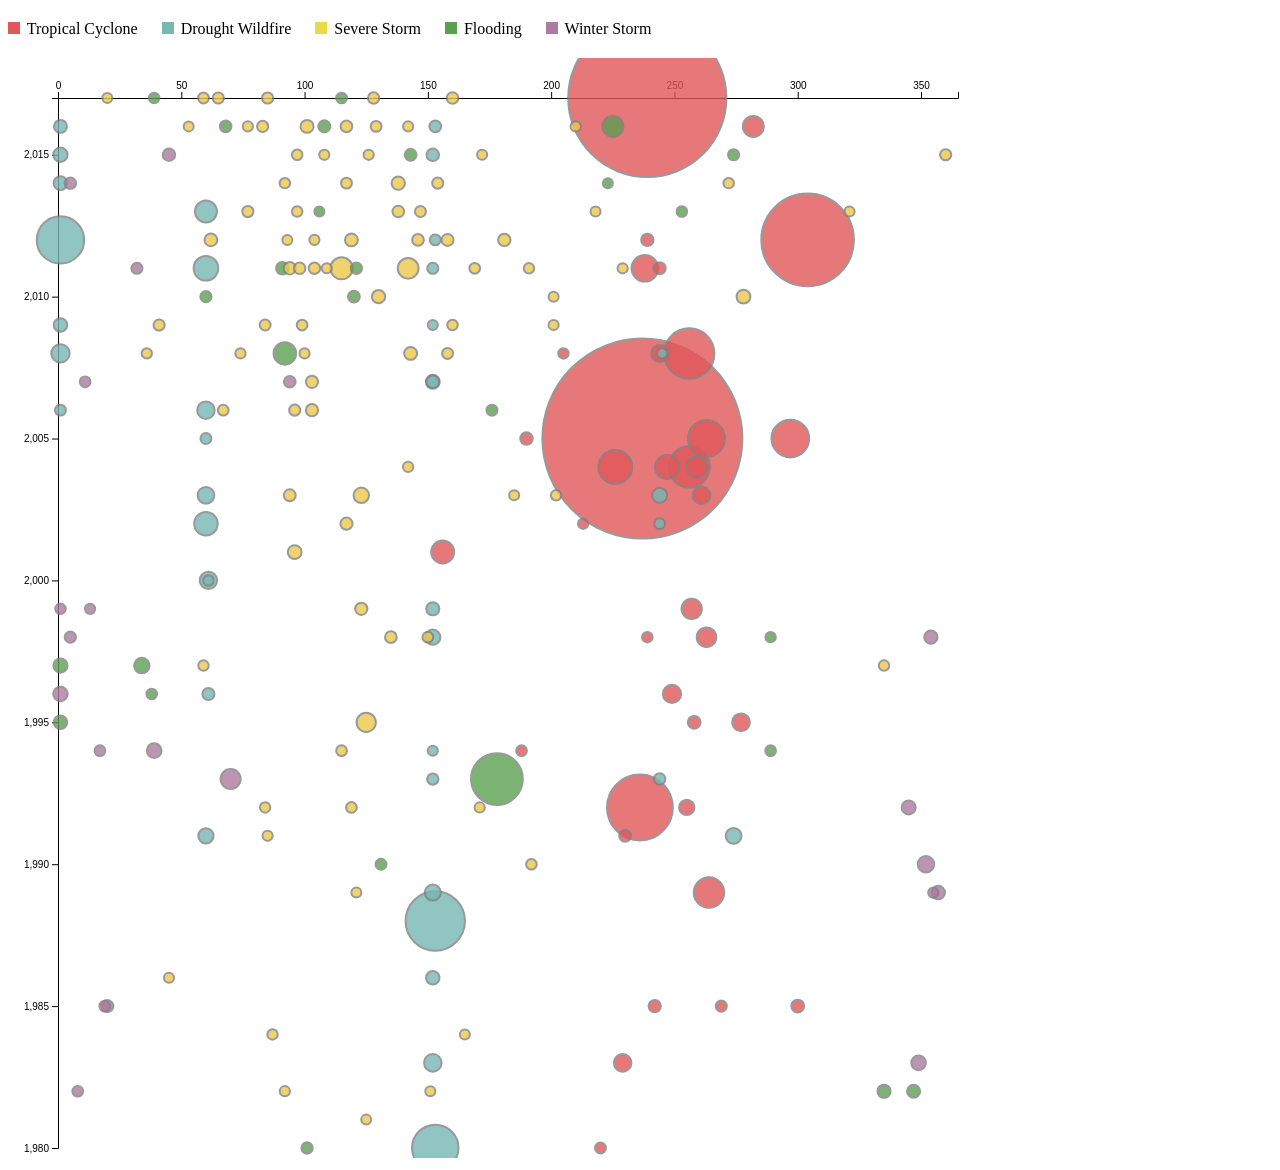
<file: project1/index.html>
<!DOCTYPE html>
<html>
<head>
    <title>D3 Project Starter Template</title>
    <meta charset="UTF-8">
    <link rel="icon" href="data:;base64,iVBORwOKGO=" />
    <link rel="stylesheet" href="css/style.css">
</head>
<body>    
    <!-- Add HTML content, SVG drawing area, ... -->

    <ul class="legend">
        <li class="legend-btn" category="tropical-cyclone"><span class="legend-symbol"></span> Tropical Cyclone</li>
        <li class="legend-btn" category="drought-wildfire"><span class="legend-symbol"></span> Drought Wildfire</li>
        <li class="legend-btn" category="severe-storm"><span class="legend-symbol"></span> Severe Storm</li>
        <li class="legend-btn" category="flooding"><span class="legend-symbol"></span> Flooding</li>
        <li class="legend-btn" category="winter-storm-freeze"><span class="legend-symbol"></span> Winter Storm</li>
    </ul>

    <svg id="timeline"></svg>

    <div id="tooltip"></div>


 
    <!-- D3 bundle -->
    <script src="js/d3.v6.min.js"></script>

    <!-- Our JS code - INCLUDING the new files-->
    <script src="js/main.js"></script>
    <script src="js/timelineCircles.js"></script> 


</body>
</html>
</file>
<file: project1/css/style.css>
/* Tooltip */
#tooltip {
  position: absolute;
  display: none;
  background: #fff;
  box-shadow: 3px 3px 3px 0px rgb(92 92 92 / 0.5);
  border: 1px solid #ddd;
  font-size: 12px;
  font-weight: 500;
  padding: 8px;
  min-width: 160px;
  color: #333;
}
.tooltip-title {
  color: #000;
  font-size: 14px;
  font-weight: 600;
}
#tooltip ul {
  margin: 5px 0 0 0;
  padding-left: 20px;
}

/* Legend */
.legend {
  margin: 20px 0;
  list-style: none;
  padding: 0;
}
.legend-btn {
  display: inline-block;
  margin: 0 20px 0 0;
  cursor: pointer;
  transition: all ease-in-out 200ms;
}
.legend-btn:hover.legend-btn.inactive:hover  {
  /* opacity: 1.0; */
}
.legend-btn.inactive {
  opacity: 0.3;
}
.legend-symbol {
  width: 12px;
  height: 12px;
  margin-right: 3px;
  display: inline-block;
}
.legend-btn[category="tropical-cyclone"] .legend-symbol {
  background: #E15759;
}
.legend-btn[category="drought-wildfire"] .legend-symbol {
  background: #76B7B2;
}
.legend-btn[category="severe-storm"] .legend-symbol {
  background: #ECD948;
}
.legend-btn[category="flooding"] .legend-symbol {
  background: #59A14F;
}
.legend-btn[category="winter-storm-freeze"] .legend-symbol {
  background: #af7aa1;
}
</file>
